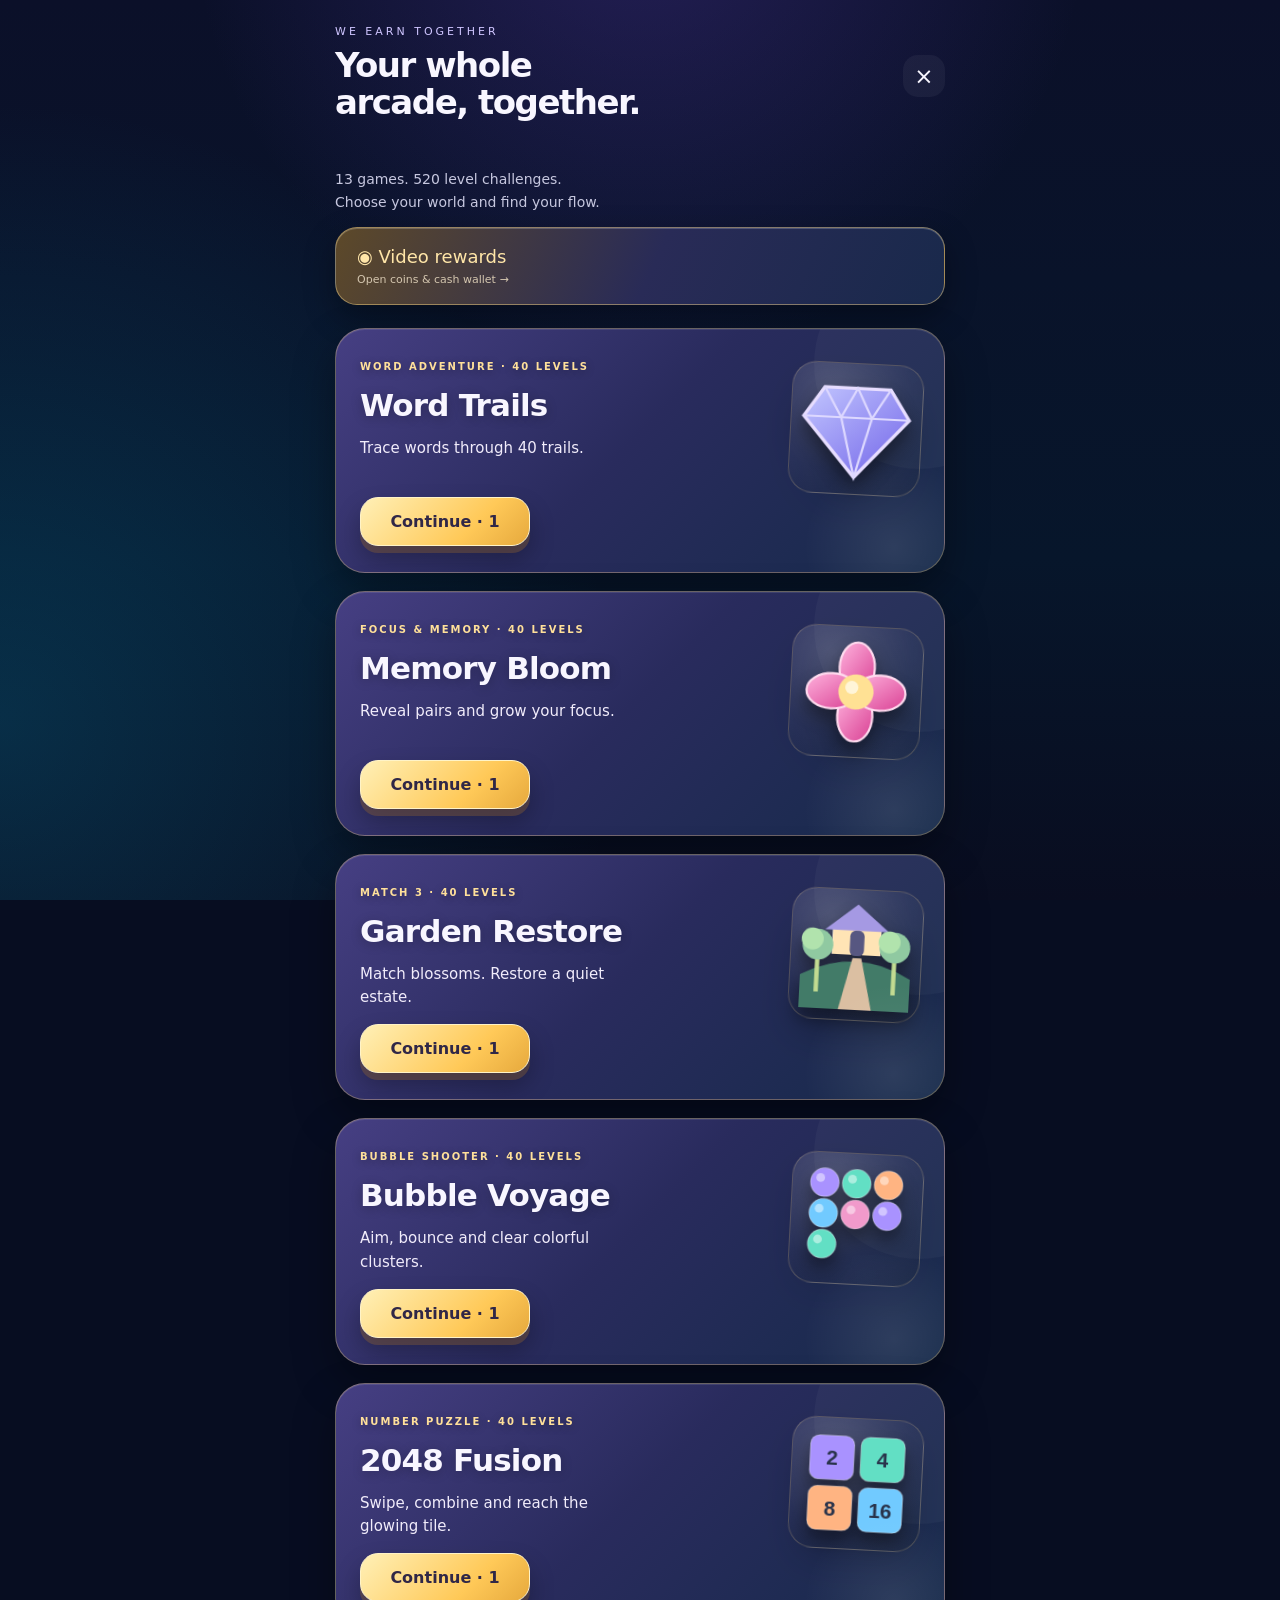
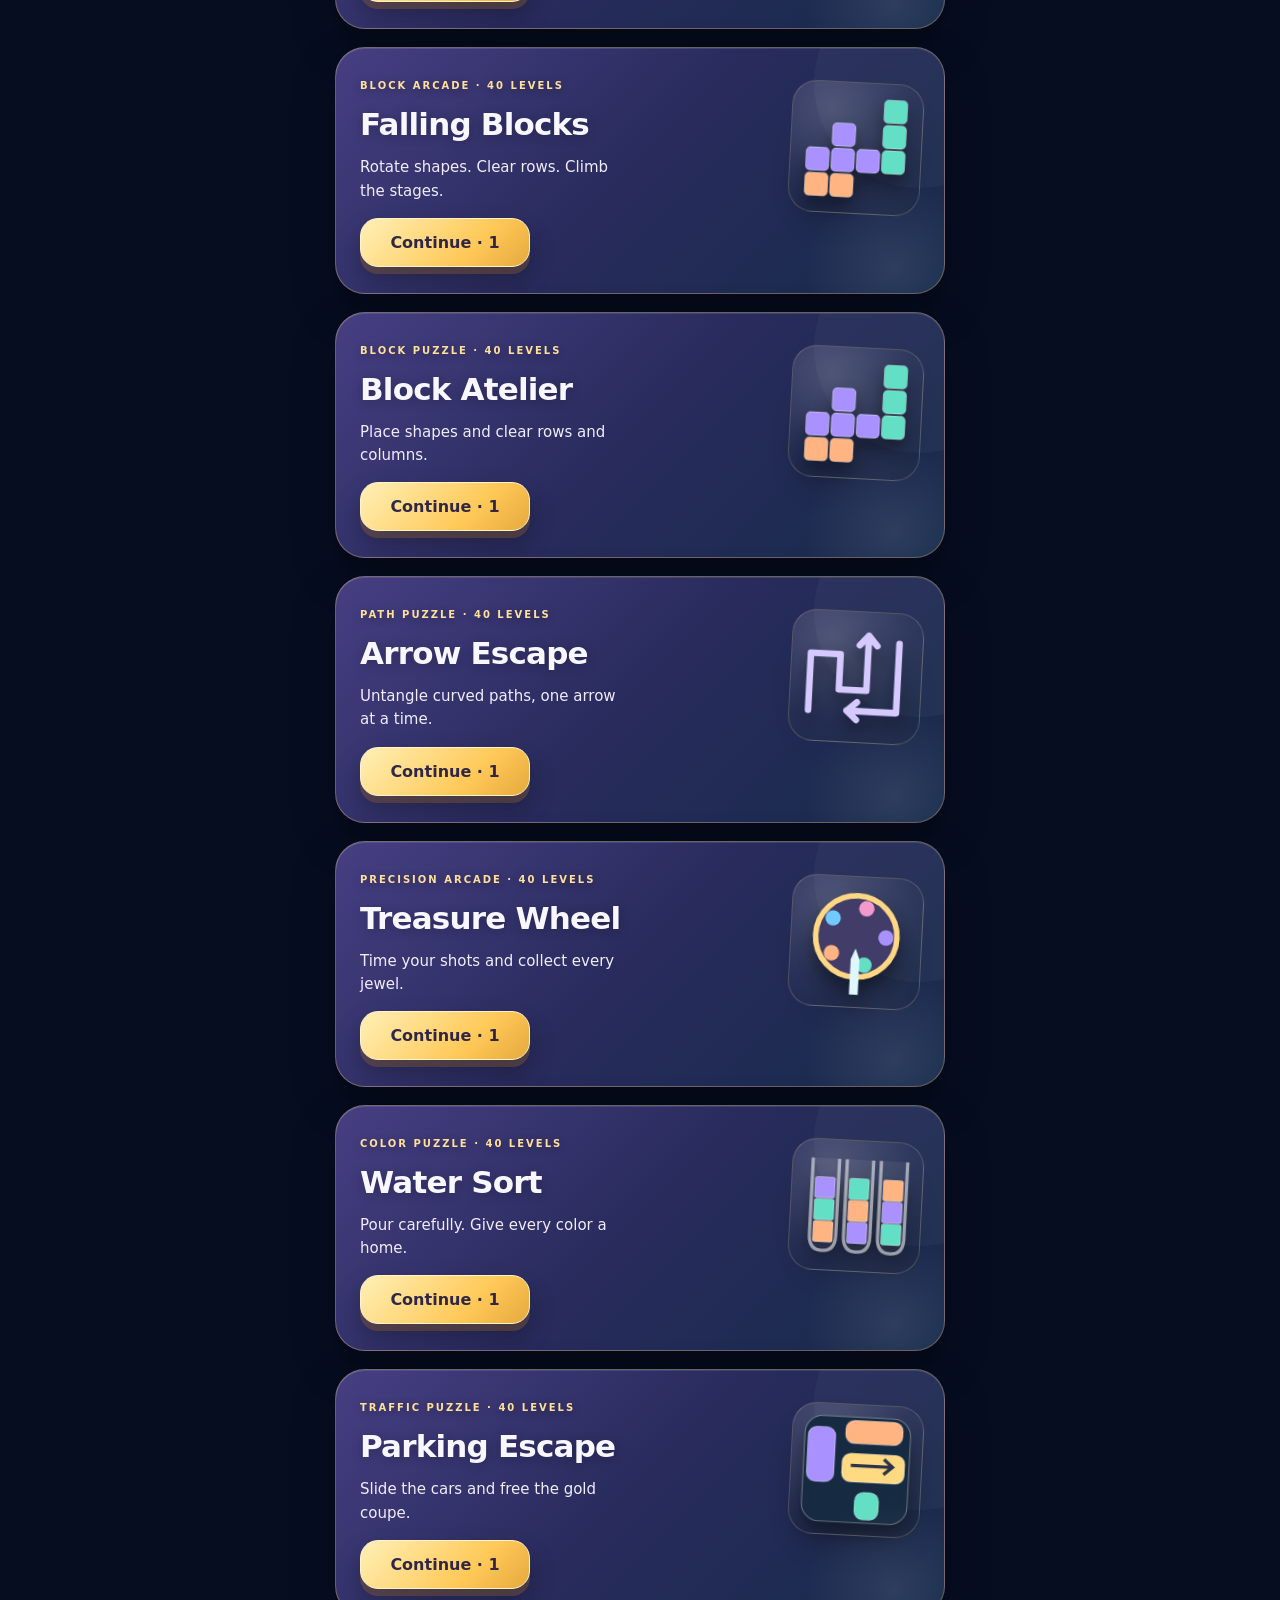
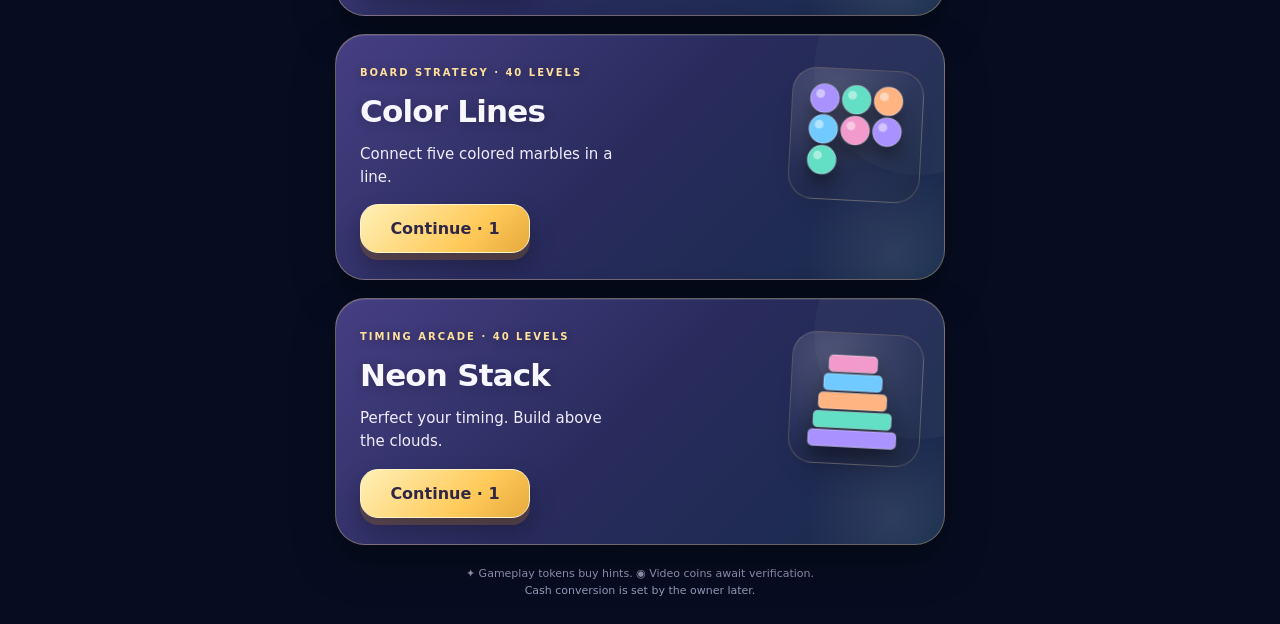
<file: app/src/main/assets/html5/index.html>
<!doctype html><html lang="en"><head><meta charset="utf-8"><meta name="viewport" content="width=device-width,initial-scale=1,viewport-fit=cover"><meta name="theme-color" content="#10162e"><meta http-equiv="Content-Security-Policy" content="default-src 'self'; script-src 'self'; style-src 'self' 'unsafe-inline'; img-src 'self' data:; connect-src 'none'; object-src 'none'; base-uri 'none'"><title>We Earn Together • Play Studio</title><link rel="stylesheet" href="style.css"><link rel="stylesheet" href="premium.css"><link rel="stylesheet" href="premium-v2.css"></head><body>
<svg class="sprites" xmlns="http://www.w3.org/2000/svg"><defs><linearGradient id="petal" x2="1" y2="1"><stop stop-color="#ffb3de"/><stop offset="1" stop-color="#d94093"/></linearGradient><linearGradient id="leaf" x2="1" y2="1"><stop stop-color="#c1fa92"/><stop offset="1" stop-color="#24b29c"/></linearGradient><linearGradient id="gem" x2="1" y2="1"><stop stop-color="#c3c7ff"/><stop offset="1" stop-color="#7062e8"/></linearGradient><symbol id="bloom" viewBox="0 0 100 100"><g fill="url(#petal)" stroke="#ffdbef" stroke-width="2"><ellipse cx="50" cy="28" rx="16" ry="23"/><ellipse cx="50" cy="72" rx="16" ry="23"/><ellipse cx="28" cy="50" rx="23" ry="16"/><ellipse cx="72" cy="50" rx="23" ry="16"/></g><circle cx="50" cy="50" r="16" fill="#ffe194"/><circle cx="46" cy="46" r="6" fill="#fff5d8"/></symbol><symbol id="sprout" viewBox="0 0 100 100"><path d="M50 90Q37 57 53 24" fill="none" stroke="#e3f5b4" stroke-width="7"/><path d="M49 57Q4 68 13 18Q60 15 49 57M53 40Q97 48 93 3Q51 4 53 40" fill="url(#leaf)" stroke="#b0f1a3" stroke-width="2"/></symbol><symbol id="diamond" viewBox="0 0 100 100"><path d="M20 13H80L98 40L50 94L2 40Z" fill="url(#gem)" stroke="#e7ddff" stroke-width="3"/><path d="M2 40H98M20 13L36 40L50 94L64 40L80 13M36 40L50 13L64 40" fill="none" stroke="#ddd8ff" stroke-width="2"/></symbol><symbol id="sun" viewBox="0 0 100 100"><g fill="#ffcc68"><path d="M50 0L58 24H42ZM100 50L76 58V42ZM50 100L42 76H58ZM0 50L24 42V58ZM14 14L36 25L25 36ZM86 14L75 36L64 25ZM86 86L64 75L75 64ZM14 86L25 64L36 75Z"/><circle cx="50" cy="50" r="27"/></g><circle cx="43" cy="42" r="13" fill="#ffe8a7"/></symbol><symbol id="moon" viewBox="0 0 100 100"><path d="M76 7A45 45 0 1 0 94 75A40 40 0 0 1 76 7" fill="#abe4ff" stroke="#e6faff" stroke-width="3"/></symbol><symbol id="heart" viewBox="0 0 100 100"><path d="M50 91L9 52C-15 12 32-8 50 22C68-8 115 12 91 52Z" fill="url(#petal)" stroke="#ffe0ee" stroke-width="3"/></symbol></defs></svg>
<div id="loading"><div class="loading-gem"></div><strong>PLAY STUDIO</strong><small>Preparing your next challenge…</small></div><main id="app"></main><div id="toast" role="status"></div><script src="engine.js"></script><script src="arcade.js"></script><script src="arcade-ui.js"></script><script src="app.js"></script></body></html>
</file>
<file: app/src/main/assets/html5/style.css>
*{box-sizing:border-box;-webkit-tap-highlight-color:transparent}html,body{margin:0;height:100%;background:#070d21;color:#f8f6ff;font-family:system-ui,-apple-system,sans-serif;overscroll-behavior:none}body{background:radial-gradient(circle at 50% -10%,#553cae55,transparent 38%),radial-gradient(circle at 0 80%,#087da344,transparent 42%),linear-gradient(180deg,#0b1029,#07162b 62%,#090d20)}button{font:inherit;cursor:pointer;color:inherit;border:0;touch-action:manipulation}button:disabled{opacity:.45;cursor:default}svg.art{width:100%;height:100%;overflow:visible;filter:drop-shadow(0 10px 8px #0005)}.sprites{position:absolute;width:0;height:0}#app{max-width:650px;margin:auto;min-height:100dvh;padding:20px 20px max(24px,env(safe-area-inset-bottom));display:flex;flex-direction:column}header{display:flex;align-items:center;justify-content:space-between;gap:12px;margin-bottom:22px}.brand{font-size:11px;letter-spacing:3px;color:#cfc5ff}h1{font-size:34px;letter-spacing:-1.5px;line-height:1.08;margin:8px 0 12px}h2{margin:6px 0;font-size:25px;letter-spacing:-.8px}p{color:#c6c7df;font-size:14px;line-height:1.6}.pill{background:linear-gradient(145deg,#22294d,#141b3c);border:1px solid #ffffff24;border-radius:30px;padding:9px 13px;font-size:12px;box-shadow:0 8px 22px #0005}.gold{color:#ffe19a}.caps{font-size:10px;letter-spacing:2px;font-weight:800;color:#e9cb82}.card{border-radius:30px;padding:25px;position:relative;overflow:hidden;border:1px solid #ffffff25;margin:0 0 18px;box-shadow:0 18px 42px #0005;background:linear-gradient(130deg,#34355d,#222344)}.card:before{content:'';position:absolute;width:210px;height:210px;border-radius:50%;background:#ffffff08;right:-80px;top:-70px}.card.words{background:linear-gradient(135deg,#6552bd,#2f3063 60%,#17385b)}.card.memory{background:linear-gradient(135deg,#236466,#1c3a4e 60%,#252941)}.card-art{width:125px;height:125px;float:right;margin:12px 0 10px 14px;transform:rotate(8deg)}.card h2{font-size:29px;margin-top:16px}.card p{max-width:260px;min-height:48px;color:#e4dfef}.primary{background:linear-gradient(145deg,#fff0b6,#ffd46f 52%,#e5a93c);color:#302747;padding:14px 24px;border-radius:18px;font-weight:900;border:1px solid #fff3c7;box-shadow:inset 0 2px #fff9,0 7px 0 #8e5c2d88,0 12px 25px #0005;min-height:48px}.secondary{background:linear-gradient(145deg,#243453cc,#101a35dd);border:1px solid #8eb6d944;border-radius:16px;padding:12px 18px;box-shadow:inset 0 1px #fff2,0 8px 18px #0004}.icon{width:42px;height:42px;background:#ffffff0c;border-radius:15px;font-size:23px}.row{display:flex;align-items:center;gap:10px;justify-content:space-between}.footer{font-size:11px;color:#969ab8;text-align:center;margin-top:20px;line-height:1.6}.levels{display:grid;grid-template-columns:repeat(5,1fr);gap:10px;margin:22px 0}.level{aspect-ratio:1;border-radius:18px;background:linear-gradient(145deg,#4f467c,#202945);border:1px solid #ffffff22;font-size:20px;font-weight:800;box-shadow:inset 0 2px #fff2,0 6px 14px #0004}.level small{display:block;font-size:9px;color:#ffdd87;margin-top:3px}.level.current{border:2px solid #ffdc8b;box-shadow:0 0 24px #ffe3a344,inset 0 2px #fff5}.game-header{margin-bottom:12px}.hud{display:flex;justify-content:space-around;background:linear-gradient(145deg,#1c2447dd,#252044dd);border:1px solid #8f86c844;padding:14px;border-radius:26px;margin-bottom:15px;box-shadow:inset 0 1px #fff2,0 14px 30px #0005}.hud small{display:block;color:#c4bedb;font-size:9px;letter-spacing:1.5px;margin-bottom:3px}.hud strong{font-size:21px;text-shadow:0 3px 10px #000}.board{display:grid;gap:9px;flex:1;align-content:center;padding:12px 0;min-height:220px}.tile{position:relative;aspect-ratio:.9;border-radius:17px;background:linear-gradient(145deg,#514675,#2b2c50);box-shadow:0 5px 0 #0003;border:1px solid #a49bd52a;transition:transform .2s,background .3s;padding:12px}.tile .art{opacity:0;transform:scale(.2);transition:all .25s}.tile:before{content:'✦';position:absolute;inset:0;display:grid;place-content:center;font-size:26px;color:#aba1d44d}.tile.open{background:linear-gradient(145deg,#f4e4c1,#d8c7e8);transform:rotateY(0deg)}.tile.open:before{display:none}.tile.open .art{opacity:1;transform:scale(1)}.tile.matched{background:#2b7063;border-color:#8ae5c7;box-shadow:0 0 22px #50d7b322}.tile.matched .art{opacity:1;transform:scale(.85)}.word-slots{display:flex;flex-wrap:wrap;justify-content:center;gap:10px;padding:20px 0}.word{display:flex;gap:5px}.letterbox{width:27px;height:37px;border-radius:9px;background:linear-gradient(180deg,#263452,#17223d);display:grid;place-content:center;font-size:16px;font-weight:900;color:#ffe3a1;border:1px solid #ffffff15;border-bottom:3px solid #6f7899;box-shadow:inset 0 2px #fff1,0 5px 10px #0004}.word.found .letterbox{background:linear-gradient(145deg,#2f736b,#3a947e);border-color:#8ae6c6;box-shadow:inset 0 2px #fff4,0 0 16px #51d8b655}.picked{height:45px;text-align:center;color:#ffe5a3;font-size:25px;letter-spacing:5px;font-weight:900;text-shadow:0 0 16px #ffc95d55}.wheel{position:relative;width:min(78vw,320px);height:min(78vw,320px);margin:10px auto 16px;touch-action:none;border-radius:50%;background:radial-gradient(circle at 50% 45%,#292154 0,#191c43 48%,#101a3b 72%,#08162d 100%);border:2px solid #8e7fd044;box-shadow:inset 0 0 60px #8f73df22,inset 0 0 0 12px #ffffff05,0 20px 50px #0006}.wheel:before{content:'';position:absolute;inset:12%;border-radius:50%;border:1px solid #ffffff0d;box-shadow:0 0 35px #7f68df22}.wheel svg{position:absolute;inset:0;width:100%;height:100%;pointer-events:none;filter:drop-shadow(0 0 5px #ffd46c77)}.letter{position:absolute;width:62px;height:62px;border-radius:50%;background:radial-gradient(circle at 30% 22%,#9f8bd3,#67558f 48%,#3b315f 78%,#251f45);border:2px solid #bba9eb66;box-shadow:inset 0 3px 3px #ffffff55,inset 0 -6px 7px #0004,0 8px 0 #17132e99,0 13px 20px #0006;font-size:25px;font-weight:900;display:grid;place-content:center;transform:translate(-50%,-50%);touch-action:none;user-select:none;text-shadow:0 2px 5px #0008}.letter.selected{background:radial-gradient(circle at 30% 22%,#fff7cf,#ffd568 48%,#c7822d 85%);color:#3b2948;border-color:#fff1b6;box-shadow:inset 0 3px #fff9,0 0 28px #ffc95699,0 8px 0 #74451e99}.tools{display:flex;gap:10px;justify-content:center;margin:12px 0}.tools button{font-size:12px;flex:1;min-height:52px}.overlay{position:fixed;z-index:10;inset:0;background:#060a1cdd;backdrop-filter:blur(12px);display:grid;place-items:center;padding:25px}.modal{max-width:400px;width:100%;border-radius:32px;padding:32px 25px;background:linear-gradient(145deg,#3b3463,#15243e);border:1px solid #eedba855;text-align:center;box-shadow:0 30px 100px #0008}.modal .art{width:90px;height:90px}.modal button{width:100%;margin-top:13px}.stars{font-size:34px;color:#ffda82;letter-spacing:8px;margin:15px}.banner{font-size:12px;text-align:center;color:#f6dfa7;min-height:20px;text-shadow:0 2px 8px #000}#loading{position:fixed;inset:0;background:#10162e;z-index:99;display:flex;align-items:center;justify-content:center;flex-direction:column;gap:22px;transition:opacity .3s}#loading small{color:#aba6c7}.loading-gem{height:65px;width:65px;background:linear-gradient(135deg,#e5caff,#7765d5);border:3px solid #fff8;border-radius:17px;transform:rotate(45deg);box-shadow:0 0 70px #a18bff66}#toast{position:fixed;bottom:24px;left:50%;transform:translateX(-50%);background:#f8e4bc;color:#342947;border-radius:16px;padding:12px 20px;font-size:13px;z-index:30;opacity:0;pointer-events:none;transition:opacity .2s}.spacer{flex:1}@media(max-height:700px){#app{padding-top:12px}header{margin-bottom:10px}.wheel{width:245px;height:245px}.word-slots{padding:8px 0}.board{min-height:150px}.tile{padding:8px}.hud{padding:8px}}@media(prefers-reduced-motion:reduce){*{transition:none!important}}
/* Premium HD 2D Play Studio */
.library{display:grid;grid-template-columns:1fr;gap:18px}.game-card{margin:0;min-height:205px;background:linear-gradient(145deg,color-mix(in srgb,var(--accent,#6757bd),white 8%),#111a35 72%);padding:24px;border:1px solid #ffffff30;box-shadow:0 18px 45px #05081770,inset 0 1px #ffffff28}.game-card:after{content:'';position:absolute;inset:auto -25px -55px auto;width:160px;height:160px;border-radius:50%;background:radial-gradient(circle,#ffd46a22,transparent 68%)}.game-card .card-art{width:118px;height:118px;margin-top:18px;filter:drop-shadow(0 16px 18px #05081799)}.game-card h2{font-size:28px;text-shadow:0 3px 10px #0008}.game-card p{min-height:45px;max-width:270px;color:#e9e8f8}.coin-balance{background:linear-gradient(115deg,#5d4929,#292b57 52%,#19294b);border:1px solid #f6d68a77;border-radius:22px;text-align:left;padding:18px 21px;color:#ffe6a8;margin-bottom:23px;font-size:18px;box-shadow:0 12px 32px #0005,inset 0 1px #fff3}.coin-balance small{display:block;font-size:11px;color:#d4c6af;margin-top:6px}.arcade-field{display:flex;flex-direction:column;align-items:center;gap:15px;flex:1;min-height:200px;padding:10px 0}.objective{text-align:center;color:#ffe5aa;font-size:13px;min-height:28px;line-height:1.5;font-weight:700;letter-spacing:.2px;text-shadow:0 2px 8px #000}.game-grid{display:grid;gap:6px;width:100%;max-width:430px;padding:11px;border-radius:24px;background:linear-gradient(145deg,#09152dcc,#171d45e8);border:1px solid #8b82d633;box-shadow:inset 0 1px #ffffff20,0 18px 45px #0006;touch-action:none}.cell{aspect-ratio:1;min-width:0;border-radius:10px;background:linear-gradient(145deg,#ffffff10,#ffffff05);padding:4px;border:1px solid #ffffff12;position:relative;font-weight:800;box-shadow:inset 0 1px #fff1}.cell.filled{background:linear-gradient(145deg,color-mix(in srgb,var(--tile,#8171c9),white 28%),var(--tile,#8171c9) 55%,color-mix(in srgb,var(--tile,#8171c9),black 24%));border-color:#ffffff55;box-shadow:inset 0 3px 2px #ffffff70,inset 0 -4px 5px #0003,0 5px 8px #0005;transform:translateY(-1px)}.merge .cell{font-size:clamp(18px,6vw,32px);color:#202846;text-shadow:0 1px #fff7}.merge .cell:not(.filled){color:transparent}.garden .game-grid{background:linear-gradient(145deg,#173d3c,#132c36);border-color:#8dd7a044}.garden .cell{background:linear-gradient(145deg,#315c4d,#1b3d38);border:1px solid #9bd4a323;box-shadow:inset 0 2px #fff1;transition:transform .15s}.garden .cell .art{filter:drop-shadow(0 4px 3px #071b1688) saturate(1.18)}.garden .cell:active{transform:scale(.88)}.cell.chosen,.car.chosen,.tube.chosen,.shape.selected{outline:3px solid #ffe19a;outline-offset:2px;filter:drop-shadow(0 0 11px #ffd66e99)}.marble{background:transparent!important;box-shadow:none!important}.marble:after{content:'';position:absolute;inset:8%;border-radius:50%;background:radial-gradient(circle at 28% 20%,#fff 0 8%,color-mix(in srgb,var(--tile),white 35%) 18%,var(--tile) 48%,color-mix(in srgb,var(--tile),black 42%) 88%);border:1px solid #fff7;box-shadow:inset -4px -6px 7px #0004,0 5px 9px #0007}.arcade-controls{display:flex;justify-content:center;align-items:center;gap:10px;flex-wrap:wrap;width:100%;min-height:50px}.arcade-controls button{min-height:50px;min-width:52px;padding:11px 17px;box-shadow:0 6px 13px #0004}.arcade-controls .launch{width:100%;max-width:320px;font-weight:900;letter-spacing:2px;min-height:58px}.arcade-controls input[type=range]{width:100%;accent-color:#ffcf61;min-height:32px}.fall-grid{max-width:270px;gap:3px;padding:7px;background:linear-gradient(#071426,#172343)}.fall-grid .cell{border-radius:5px;padding:0;aspect-ratio:1.2}.shape{display:grid;gap:3px;justify-content:center;align-content:center;min-width:84px!important;background:linear-gradient(145deg,#262d5b,#141b3c);border:1px solid #ffffff20;border-radius:17px;height:77px}.shape i{width:17px;height:17px;border:1px solid #fff8;border-radius:4px;box-shadow:inset 0 2px #fff5,0 2px 4px #0005}.tubes{display:flex;justify-content:center;flex-wrap:wrap;gap:22px 18px;max-width:380px;width:100%;padding:22px 0}.tube{height:165px;width:50px;border:3px solid #d9f1ff99;border-top:0;border-radius:3px 3px 24px 24px;background:linear-gradient(90deg,#ffffff18,#ffffff03,#ffffff14);padding:6px 3px 5px;display:flex;flex-direction:column;overflow:hidden;box-shadow:inset 4px 0 4px #fff2,inset -3px 0 4px #0002,4px 10px 15px #0005;position:relative}.tube span{height:25%;width:100%;box-shadow:inset 4px 2px 4px #fff4,inset -3px -3px 5px #0003}.arrows-board{width:100%;max-width:470px;background:linear-gradient(145deg,#f5fbfa,#c9d8df);border:3px solid #ffffffaa;border-radius:27px;box-shadow:inset 0 2px #fff,0 18px 42px #0006;padding:9px;touch-action:manipulation}.arrows-board g{cursor:pointer}.arrows-board polyline:nth-child(2){filter:drop-shadow(2px 3px 1px #1116)}.parking-board{width:calc(100% - 20px);max-width:400px;aspect-ratio:1;position:relative;border:8px solid #626985;border-right-color:#e2c477;border-radius:18px;background-color:#1b263b;background-image:linear-gradient(#cbd2e61c 2px,transparent 2px),linear-gradient(90deg,#cbd2e61c 2px,transparent 2px);background-size:16.6667% 16.6667%;box-shadow:inset 0 0 45px #0006,0 18px 45px #0007;margin:12px 0}.car{position:absolute;background:linear-gradient(145deg,color-mix(in srgb,var(--tile),white 28%),var(--tile) 55%,color-mix(in srgb,var(--tile),black 28%));border:4px solid #172033;border-radius:14px;padding:0;box-shadow:inset 0 3px 2px #ffffff65,inset 0 -7px 5px #0003,0 5px 8px #0007;touch-action:none}.car .windshield,.car .rearwindow{position:absolute;background:linear-gradient(140deg,#b8e4ff,#3d607a 52%,#1b334b);border:2px solid #ffffff66;display:block;border-radius:5px;box-shadow:inset 0 2px #fff5}.car.horizontal .windshield{right:16%;top:13%;width:19%;height:74%}.car.horizontal .rearwindow{left:15%;top:16%;width:11%;height:68%}.car.vertical .windshield{left:13%;top:17%;height:19%;width:74%}.car.vertical .rearwindow{left:16%;bottom:16%;height:11%;width:68%}.exit-sign{position:absolute;right:-21px;top:34%;font-size:10px;color:#ffdc8b;writing-mode:vertical-rl;z-index:2;font-weight:900;text-shadow:0 0 8px #ffc74c}.treasure-board{width:100%;max-width:350px;overflow:visible}.treasure-board svg{width:100%;filter:drop-shadow(0 18px 18px #0007)}.bubble-board{width:100%;max-width:330px;background:radial-gradient(ellipse at 50% 0%,#5e4f9b,#172449 50%,#071326);border:2px solid #bcb0de55;border-radius:25px;touch-action:none;overflow:hidden;box-shadow:inset 0 0 40px #05081799,0 18px 45px #0007}.bubble-board svg{width:100%;display:block;filter:saturate(1.15) drop-shadow(0 3px 3px #0004)}.stack-board{height:340px;position:relative;width:100%;max-width:380px;overflow:hidden;background:linear-gradient(#111d3c,#3e3474 70%,#77618f);border-radius:26px;border:2px solid #d1c1ef33;box-shadow:inset 0 0 50px #0005,0 18px 45px #0006;touch-action:manipulation}.stack-block{position:absolute;height:21px;transform:translateX(-50%);border-radius:6px;background:linear-gradient(145deg,var(--tile,#7d6bd4),color-mix(in srgb,var(--tile,#7d6bd4),black 25%));border:1px solid #fff6;box-shadow:inset 0 4px 2px #fff6,inset 0 -4px 4px #0003,0 5px 9px #0005}.stack-block.moving{background:linear-gradient(120deg,#fff0b7,#f0b74f 55%,#a96b25);box-shadow:0 0 28px #ffc86988,inset 0 4px 2px #fff8}.sky-glow{position:absolute;width:200px;height:200px;border-radius:50%;background:radial-gradient(circle,#d7c6ff33,transparent 68%);top:18px;left:12px;box-shadow:0 0 100px #9b92ed3a}.estate{display:flex;align-items:center;gap:18px;width:100%;padding:12px 18px;border-radius:20px;background:linear-gradient(120deg,#376b50aa,#1c2945);border:1px solid #b6d99b44;box-shadow:0 10px 24px #0004}.estate .art{width:94px;height:72px;flex:0 0 94px}.estate span{font-size:10px;letter-spacing:1.4px;color:#ffe2a0;font-weight:900}.estate small{display:block;color:#e8f0df;font-size:12px;letter-spacing:0;margin-top:5px;font-weight:600}
</file>
<file: app/src/main/assets/html5/premium.css>
/* Premium visual layer — keeps gameplay/ad logic untouched. */
.game-card{min-height:238px;padding:26px 24px;background:linear-gradient(135deg,color-mix(in srgb,var(--accent,#6657d8),#121a36 25%),#22284d 62%,#121a31);border:1px solid #ffffff2d;box-shadow:0 18px 38px #05081755,inset 0 1px 0 #ffffff20}
.game-card:after{content:'';position:absolute;inset:auto -45px -70px auto;width:190px;height:190px;border-radius:50%;background:radial-gradient(circle,#ffffff16,transparent 67%);pointer-events:none}
.game-card .card-art{width:142px;height:142px;margin:8px -2px 8px 12px;padding:10px;border-radius:30px;background:linear-gradient(145deg,#ffffff18,#070b1a28);border:1px solid #ffffff20;filter:drop-shadow(0 15px 14px #05081766);transform:rotate(3deg)}
.game-card h2{font-size:31px;line-height:1.03;text-shadow:0 3px 12px #0005}.game-card .caps{color:#ffe09a;text-shadow:0 2px 10px #0005}.game-card p{font-size:15px;color:#f1ecfb;line-height:1.55}.game-card .primary{min-width:170px;background:linear-gradient(135deg,#fff0b7,#ffc958 65%,#e6a93d);box-shadow:0 7px 0 #9d6b2e55,0 13px 25px #0004}

/* Parking Escape: richer board and car rendering. */
.parking-board{border:9px solid #696a87;border-right-color:#d6bd77;border-radius:24px;background-color:#202b43;background-image:linear-gradient(#d9ddff16 2px,transparent 2px),linear-gradient(90deg,#d9ddff16 2px,transparent 2px),radial-gradient(circle at 50% 42%,#354366,#1a2338 72%);box-shadow:0 20px 50px #03061488,inset 0 0 45px #05081755;margin:10px 0 14px;overflow:visible}
.parking-board:before{content:'';position:absolute;inset:1.5%;border-radius:14px;box-shadow:inset 0 0 0 1px #ffffff10;pointer-events:none}
.car{border:3px solid #172137;border-radius:18px;background:linear-gradient(155deg,color-mix(in srgb,var(--tile),white 25%),var(--tile) 48%,color-mix(in srgb,var(--tile),#10172b 25%));box-shadow:inset 0 3px 0 #ffffff70,inset 0 -8px 0 #00000020,0 7px 12px #03061470;transition:filter .08s,transform .08s;overflow:visible}
.car:before,.car:after{content:'';position:absolute;background:#111a2b;border:2px solid #7c8ca0;border-radius:6px;box-shadow:inset 0 1px 2px #b9d4e8aa}
.car.horizontal:before{left:10%;top:-5px;width:16%;height:8px}.car.horizontal:after{right:10%;bottom:-5px;width:16%;height:8px}.car.vertical:before{top:10%;left:-5px;height:16%;width:8px}.car.vertical:after{bottom:10%;right:-5px;height:16%;width:8px}
.car .windshield,.car .rearwindow{background:linear-gradient(145deg,#b9e7ff,#4c718e 45%,#22384f);border:2px solid #d9f3ff77;box-shadow:inset 0 2px 3px #ffffff50,0 1px 2px #0005}
.car.horizontal .windshield{right:17%;top:15%;width:20%;height:70%}.car.horizontal .rearwindow{left:15%;top:18%;width:13%;height:64%}.car.vertical .windshield{left:15%;top:17%;height:20%;width:70%}.car.vertical .rearwindow{left:18%;bottom:15%;height:13%;width:64%}
.car.chosen{outline:3px solid #ffe29a;outline-offset:3px;filter:brightness(1.14) drop-shadow(0 0 12px #ffd87388);transform:scale(.985)}
.car:first-of-type{box-shadow:inset 0 3px 0 #fff7,inset 0 -8px 0 #b5791733,0 0 20px #ffd86a44,0 8px 14px #0007}
.exit-sign{right:-26px;top:34%;font-size:11px;font-weight:900;letter-spacing:1px;color:#ffe39b;text-shadow:0 2px 5px #000;writing-mode:vertical-rl}
.arcade-field.park .objective{font-size:14px;color:#f6e6bc;font-weight:650}.arcade-field.park .arcade-controls button{min-width:76px;font-size:22px;background:linear-gradient(145deg,#343b64,#1d2745);border:1px solid #ffffff2b;box-shadow:0 6px 14px #0004}
@media(max-width:430px){.game-card{min-height:220px;padding:22px 20px}.game-card .card-art{width:120px;height:120px}.game-card h2{font-size:28px}.parking-board{width:calc(100% - 14px);border-width:7px}}
</file>
<file: app/src/main/assets/html5/premium-v2.css>
/* Premium gameplay polish: additive only; monetization/game state untouched. */
.game-card{border:1px solid rgba(255,216,128,.32);box-shadow:0 18px 42px rgba(0,0,0,.34),inset 0 1px 0 rgba(255,255,255,.10);background:linear-gradient(135deg,#463f83 0%,#292b5d 48%,#172b4b 100%)}
.game-card .card-art{width:132px;height:132px;border-radius:25px;padding:10px;background:radial-gradient(circle at 30% 20%,rgba(255,255,255,.18),rgba(255,255,255,.035) 58%,rgba(0,0,0,.13));border:1px solid rgba(255,220,145,.22);filter:drop-shadow(0 14px 18px rgba(0,0,0,.30))}
.game-card h2{font-weight:900;text-shadow:0 2px 12px rgba(0,0,0,.24)}
.parking-board{border:8px solid #4b526f;border-right-color:#d1ad62;border-radius:25px;background-color:#202a42;background-image:linear-gradient(rgba(190,201,230,.10) 2px,transparent 2px),linear-gradient(90deg,rgba(190,201,230,.10) 2px,transparent 2px),radial-gradient(circle at 50% 40%,rgba(95,86,170,.18),transparent 64%);box-shadow:0 22px 55px rgba(0,0,0,.48),inset 0 0 45px rgba(0,0,0,.25);overflow:visible}
.parking-board:before{content:'';position:absolute;inset:2.2%;border:1px solid rgba(255,255,255,.09);border-radius:16px;pointer-events:none}
.car{border:3px solid rgba(14,20,38,.78);border-radius:16px;box-shadow:inset 0 3px 0 rgba(255,255,255,.42),inset 0 -7px 0 rgba(0,0,0,.20),0 7px 12px rgba(0,0,0,.36);transition:left .105s cubic-bezier(.2,.8,.2,1),top .105s cubic-bezier(.2,.8,.2,1),transform .10s ease,filter .10s ease;overflow:visible}
.car:before,.car:after{content:'';position:absolute;background:#10172a;border:2px solid rgba(255,255,255,.18);box-shadow:0 2px 3px rgba(0,0,0,.45);z-index:3}
.car.horizontal:before{width:10%;height:24%;left:18%;top:-13%;border-radius:5px 5px 2px 2px;box-shadow:0 calc(var(--car-cross,1)*0px) 0 transparent}
.car.horizontal:after{width:10%;height:24%;right:18%;bottom:-13%;border-radius:2px 2px 5px 5px}
.car.vertical:before{height:10%;width:24%;top:18%;left:-13%;border-radius:5px 2px 2px 5px}
.car.vertical:after{height:10%;width:24%;bottom:18%;right:-13%;border-radius:2px 5px 5px 2px}
.car .windshield,.car .rearwindow{background:linear-gradient(145deg,#c9edff 0%,#6686a6 38%,#22354f 100%);border:1px solid rgba(255,255,255,.48);box-shadow:inset 0 2px 4px rgba(255,255,255,.28)}
.car .windshield:after{content:'';position:absolute;left:12%;top:12%;width:38%;height:12%;border-radius:20px;background:rgba(255,255,255,.55)}
.car.chosen{outline:3px solid #ffe09a;outline-offset:3px;filter:drop-shadow(0 0 12px rgba(255,211,105,.72));transform:scale(1.025);z-index:5}
.car:first-of-type{box-shadow:inset 0 3px 0 rgba(255,255,255,.58),inset 0 -8px 0 rgba(141,87,18,.28),0 0 20px rgba(255,199,76,.25),0 8px 13px rgba(0,0,0,.42)}
.exit-sign{right:-27px;padding:7px 4px;border-radius:9px;background:linear-gradient(#ffe6a5,#d9a848);color:#302849;font-weight:900;letter-spacing:1px;box-shadow:0 5px 13px rgba(0,0,0,.35)}
.bubble-board{border:2px solid rgba(190,174,255,.24);box-shadow:0 20px 48px rgba(0,0,0,.36),inset 0 0 40px rgba(104,86,190,.12)}
.block .game-grid{border:1px solid rgba(174,158,255,.20);box-shadow:0 18px 42px rgba(0,0,0,.32),inset 0 0 28px rgba(103,83,181,.11)}
.block .cell{border-radius:9px}.block .cell.filled{box-shadow:inset 0 3px 0 rgba(255,255,255,.42),inset 0 -4px 0 rgba(0,0,0,.18),0 3px 6px rgba(0,0,0,.24)}
@media(max-width:430px){.game-card .card-art{width:116px;height:116px}.parking-board{width:calc(100% - 14px)}.car{border-width:2px}}
@media(prefers-reduced-motion:reduce){.car{transition:none}}
</file>
